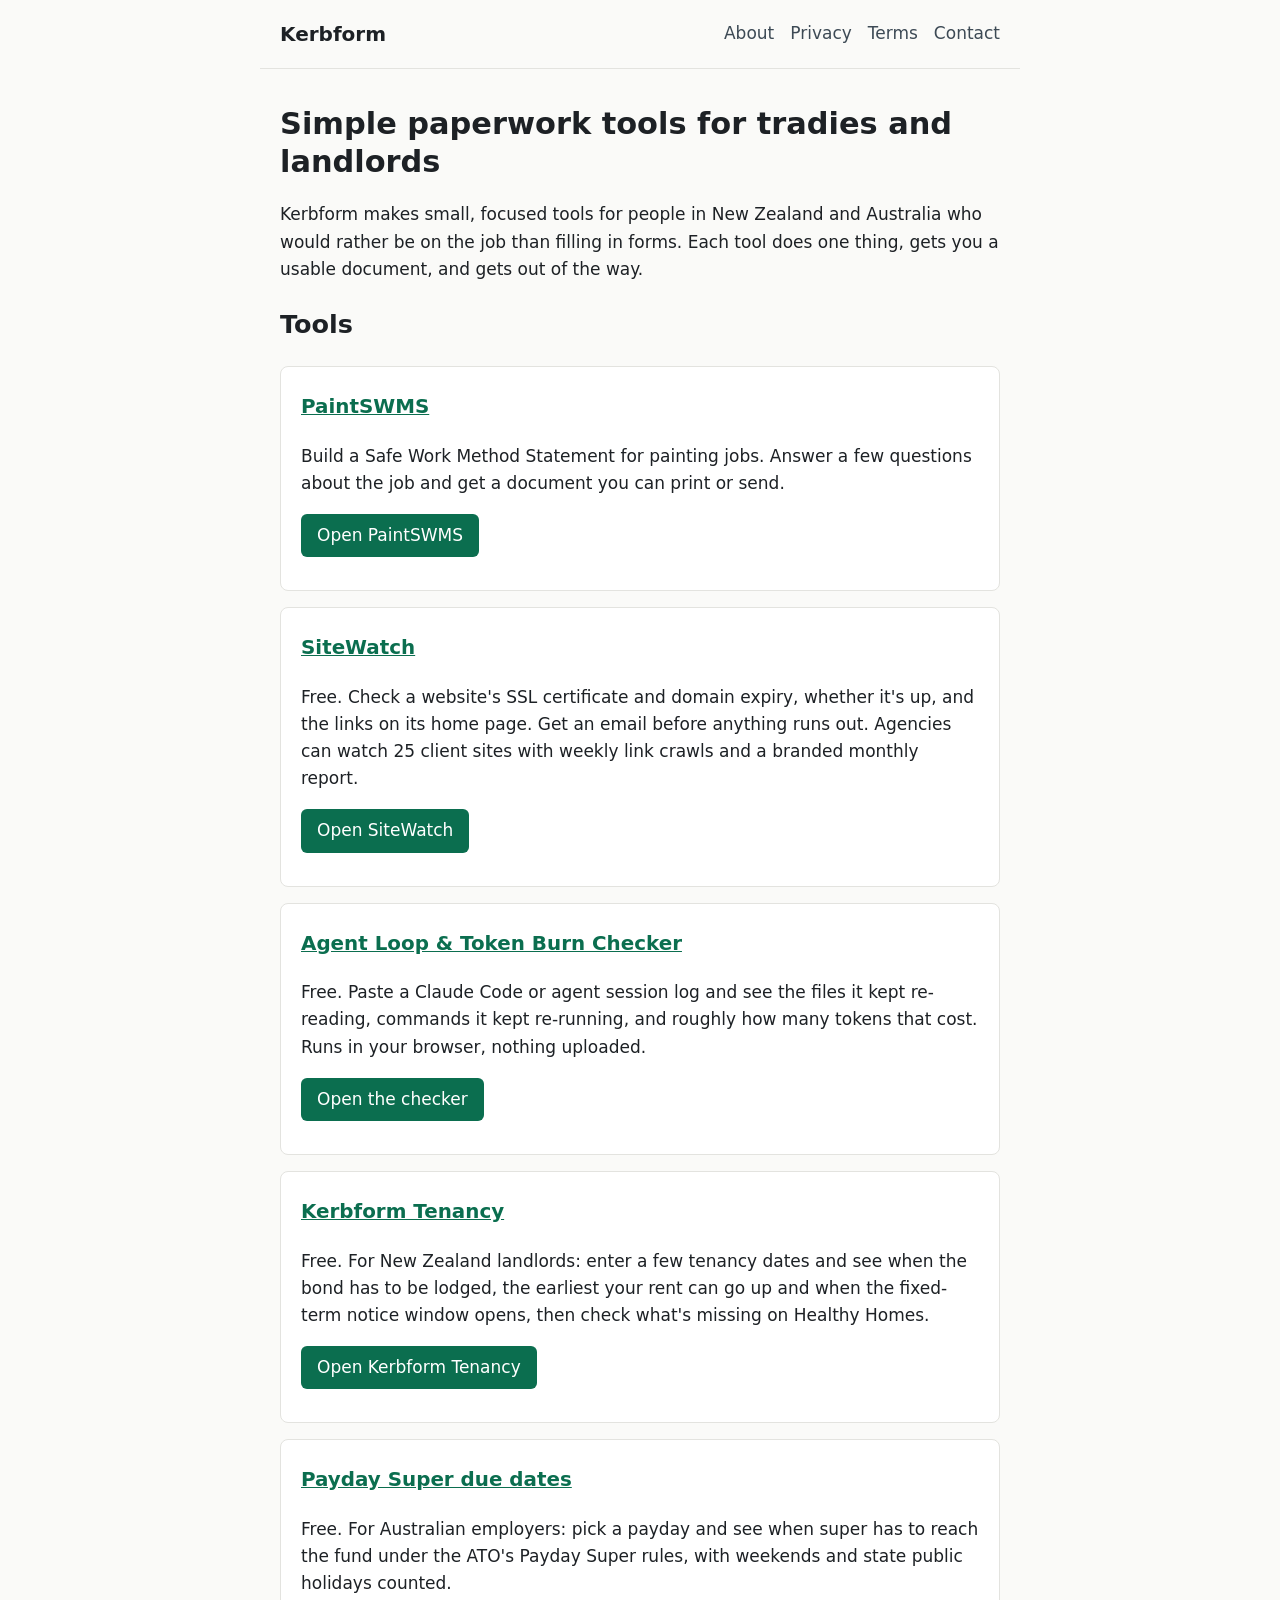
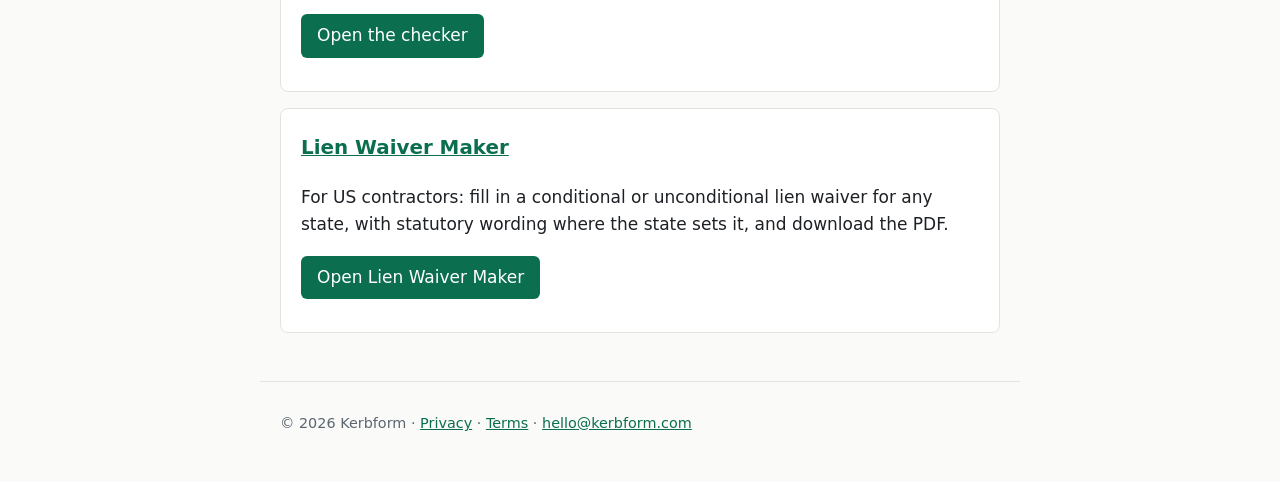
<file: index.html>
<!doctype html><html lang="en"><head><meta charset="utf-8"><meta name="viewport" content="width=device-width,initial-scale=1"><title>Kerbform - paperwork tools for tradies and landlords</title><meta name="description" content="Simple paperwork tools for tradies and landlords in New Zealand and Australia."><link rel="stylesheet" href="/style.css"><link rel="icon" href="/favicon.svg" type="image/svg+xml"></head><body><header><a class="brand" href="/">Kerbform</a><nav><a href="/about.html">About</a><a href="/privacy.html">Privacy</a><a href="/terms.html">Terms</a><a href="/contact.html">Contact</a></nav></header><main>
<h1>Simple paperwork tools for tradies and landlords</h1><p>Kerbform makes small, focused tools for people in New Zealand and Australia who would rather be on the job than filling in forms. Each tool does one thing, gets you a usable document, and gets out of the way.</p>
<h2>Tools</h2>
<div class="card"><h3><a href="https://paintswms.kerbform.com">PaintSWMS</a></h3><p>Build a Safe Work Method Statement for painting jobs. Answer a few questions about the job and get a document you can print or send.</p><p><a class="btn" href="https://paintswms.kerbform.com">Open PaintSWMS</a></p></div>
<div class="card"><h3><a href="https://watch.kerbform.com">SiteWatch</a></h3><p>Free. Check a website's SSL certificate and domain expiry, whether it's up, and the links on its home page. Get an email before anything runs out. Agencies can watch 25 client sites with weekly link crawls and a branded monthly report.</p><p><a class="btn" href="https://watch.kerbform.com">Open SiteWatch</a></p></div>
<div class="card"><h3><a href="/tools/token-burn-checker/">Agent Loop &amp; Token Burn Checker</a></h3><p>Free. Paste a Claude Code or agent session log and see the files it kept re-reading, commands it kept re-running, and roughly how many tokens that cost. Runs in your browser, nothing uploaded.</p><p><a class="btn" href="/tools/token-burn-checker/">Open the checker</a></p></div>
<div class="card"><h3><a href="https://tenancy.kerbform.com">Kerbform Tenancy</a></h3><p>Free. For New Zealand landlords: enter a few tenancy dates and see when the bond has to be lodged, the earliest your rent can go up and when the fixed-term notice window opens, then check what's missing on Healthy Homes.</p><p><a class="btn" href="https://tenancy.kerbform.com">Open Kerbform Tenancy</a></p></div>
<div class="card"><h3><a href="https://payday-super.onrender.com">Payday Super due dates</a></h3><p>Free. For Australian employers: pick a payday and see when super has to reach the fund under the ATO's Payday Super rules, with weekends and state public holidays counted.</p><p><a class="btn" href="https://payday-super.onrender.com">Open the checker</a></p></div>
<div class="card"><h3><a href="https://lien-waiver-maker.onrender.com">Lien Waiver Maker</a></h3><p>For US contractors: fill in a conditional or unconditional lien waiver for any state, with statutory wording where the state sets it, and download the PDF.</p><p><a class="btn" href="https://lien-waiver-maker.onrender.com">Open Lien Waiver Maker</a></p></div>
</main><footer><p>&copy; 2026 Kerbform &middot; <a href="/privacy.html">Privacy</a> &middot; <a href="/terms.html">Terms</a> &middot; <a href="mailto:hello@kerbform.com">hello@kerbform.com</a></p></footer></body></html>
</file>
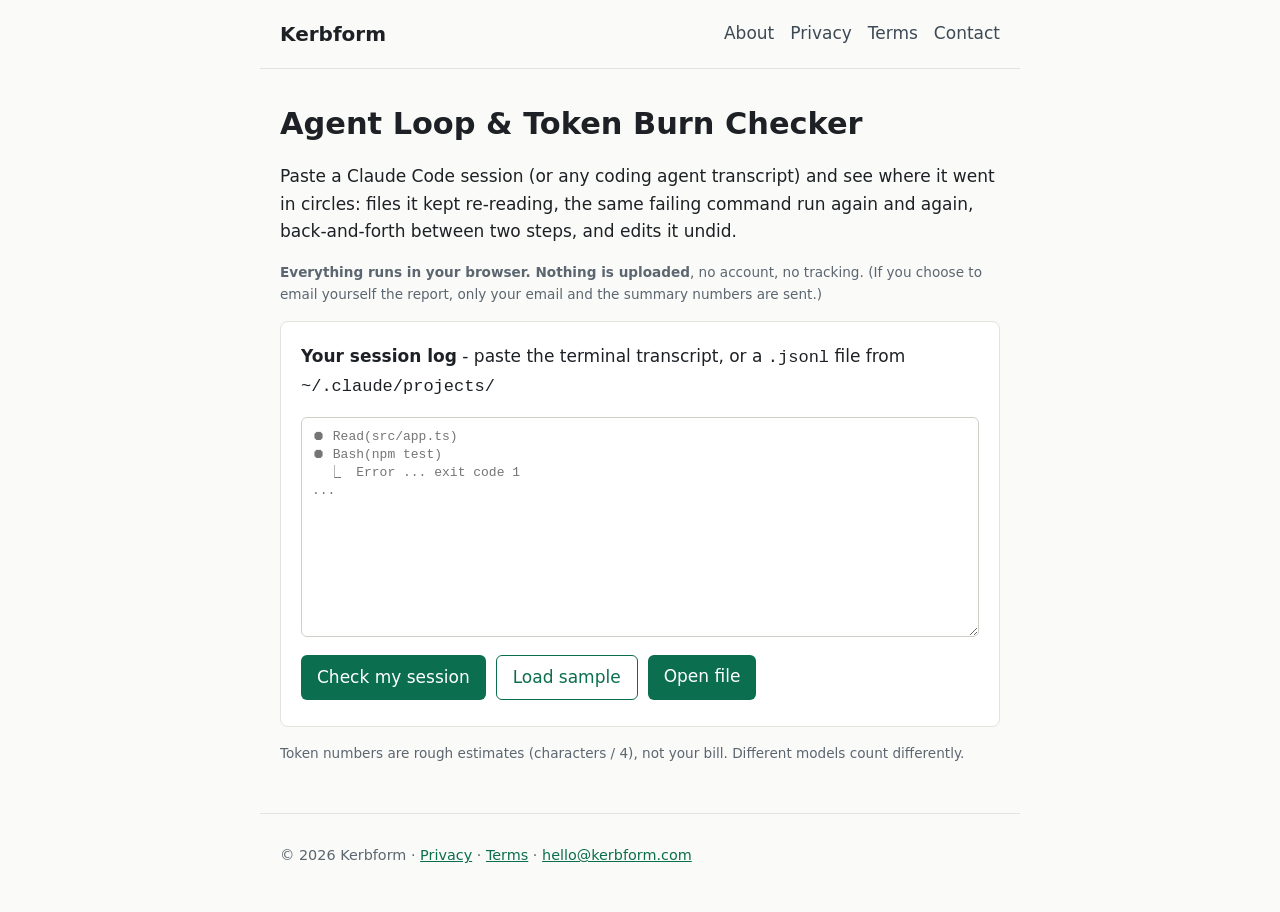
<file: tools/token-burn-checker/index.html>
<!doctype html><html lang="en"><head><meta charset="utf-8"><meta name="viewport" content="width=device-width,initial-scale=1"><title>Agent Loop &amp; Token Burn Checker - free, runs in your browser | Kerbform</title><meta name="description" content="Paste a Claude Code or agent session log. See repeat file reads, re-run failing commands, ping-pong and edit-revert loops, with an estimated token count. Free, no signup, nothing uploaded."><link rel="stylesheet" href="/style.css">
<style>textarea{width:100%;min-height:220px;font:13px/1.4 ui-monospace,Menlo,Consolas,monospace;padding:10px;border:1px solid #cfcfca;border-radius:6px;background:#fff}
.row{display:flex;gap:10px;flex-wrap:wrap;margin:10px 0}button.btn{border:0;font:inherit;cursor:pointer}button.alt{background:#fff;color:#0b6e4f;border:1px solid #0b6e4f}
.score{font-size:2.6rem;font-weight:700;line-height:1}.stats{display:flex;gap:24px;flex-wrap:wrap}.stats div{min-width:120px}
table{width:100%;border-collapse:collapse;font-size:.92rem}td,th{text-align:left;padding:6px 4px;border-top:1px solid #eee;vertical-align:top}td code{word-break:break-all}
.note{font-size:.85rem;color:#5b6670}.bad{color:#b3261e}.ok{color:#0b6e4f}</style><link rel="icon" href="/favicon.svg" type="image/svg+xml"></head>
<body><header><a class="brand" href="/">Kerbform</a><nav><a href="/about.html">About</a><a href="/privacy.html">Privacy</a><a href="/terms.html">Terms</a><a href="/contact.html">Contact</a></nav></header><main>
<h1>Agent Loop &amp; Token Burn Checker</h1>
<p>Paste a Claude Code session (or any coding agent transcript) and see where it went in circles: files it kept re-reading, the same failing command run again and again, back-and-forth between two steps, and edits it undid.</p>
<p class="note"><strong>Everything runs in your browser. Nothing is uploaded</strong>, no account, no tracking. (If you choose to email yourself the report, only your email and the summary numbers are sent.)</p>
<div class="card"><p><label for="log"><strong>Your session log</strong> - paste the terminal transcript, or a <code>.jsonl</code> file from <code>~/.claude/projects/</code></label></p>
<textarea id="log" placeholder="⏺ Read(src/app.ts)&#10;⏺ Bash(npm test)&#10;  ⎿  Error ... exit code 1&#10;..."></textarea>
<div class="row"><button class="btn" id="go">Check my session</button><button class="btn alt" id="sample">Load sample</button><label class="btn alt" style="cursor:pointer">Open file<input type="file" id="file" accept=".jsonl,.json,.txt,.log,.md" hidden></label></div></div>
<div id="out" hidden></div>
<p class="note">Token numbers are rough estimates (characters / 4), not your bill. Different models count differently.</p>
</main><footer><p>&copy; 2026 Kerbform &middot; <a href="/privacy.html">Privacy</a> &middot; <a href="/terms.html">Terms</a> &middot; <a href="mailto:hello@kerbform.com">hello@kerbform.com</a></p></footer>
<script src="checker.js"></script><script src="sample.js"></script><script>
(function(){var $=function(i){return document.getElementById(i)};
function esc(s){return String(s).replace(/[&<>"]/g,function(c){return{'&':'&amp;','<':'&lt;','>':'&gt;','"':'&quot;'}[c]})}
function n(x){return x.toLocaleString()}
function run(){var r=TokenBurn.analyze($('log').value),o=$('out');o.hidden=false;
if(!r.toolCalls){o.innerHTML='<div class="card"><p>Couldn\'t find any tool calls in that. Try the raw terminal output or a .jsonl session file.</p></div>';return}
var h='<div class="card"><h2>Loop score: <span class="score '+(r.score>=40?'bad':'ok')+'">'+r.score+'</span>/100</h2><div class="stats"><div><strong>'+r.toolCalls+'</strong><br>tool calls</div><div><strong>~'+n(r.totalTokens)+'</strong><br>tokens in log (est.)</div><div><strong>~'+n(r.wastedTokens)+'</strong><br>spent on repeats (est.)</div><div><strong>'+Math.round(r.wastedShare*100)+'%</strong><br>of the session</div></div>';
if(r.offenders.length){h+='<h3>Top offenders</h3><table><tr><th>What</th><th>Where</th><th>Times</th><th>~Tokens</th></tr>';
r.offenders.slice(0,10).forEach(function(x){h+='<tr><td>'+esc(x.label)+'</td><td><code>'+esc(x.target)+'</code></td><td>'+x.count+'</td><td>'+n(x.wastedTokens)+'</td></tr>'});h+='</table>'}
else h+='<p class="ok">No loops found. This session looks clean.</p>';
h+='</div><div class="card"><h3>Email me this report + loop-prevention tips</h3><form id="lead"><p><label for="lead-email">Your email</label><br><input id="lead-email" name="email" type="email" required autocomplete="email" style="width:100%;max-width:360px;padding:8px;font:inherit"></p><p style="position:absolute;left:-9999px" aria-hidden="true"><label>Website<input name="website" tabindex="-1" autocomplete="off"></label></p><p><label><input type="checkbox" name="consent" value="yes" required> Email me this report and occasional loop-prevention tips. Unsubscribe any time. See our <a href="https://kerbform.com/privacy">privacy policy</a>.</label></p><p><button class="btn" type="submit">Email me the report</button></p><p class="note">Optional. Only your email and the summary numbers above (score, token estimates, loop types) are sent, never your log. No trackers.</p><p id="lead-msg" class="note" role="status"></p></form>';
h+='</div><div class="card"><h3>Want this stopped while it happens?</h3><p>TokenGuard is a small local hook for Claude Code that spots these loops and blocks them before they burn more tokens. Runs on your machine. $19, one-off.</p><p><a class="btn" href="https://labourchef.gumroad.com/l/tokenguard">Get TokenGuard - $19</a></p><p class="note">It cuts waste. It won\'t raise Anthropic\'s usage limits.</p></div>';
o.innerHTML=h;LAST=r;$('lead').onsubmit=lead;o.scrollIntoView({behavior:'smooth'})}
var LAST=null,LEADS='https://tenancy.kerbform.com/api/leads';
function lead(e){e.preventDefault();var f=e.target,m=$('lead-msg'),b=f.querySelector('button'),fd=new URLSearchParams();
fd.set('email',f.email.value);fd.set('consent',f.consent.checked?'yes':'');fd.set('website',f.website.value);fd.set('source','token-burn-checker');
if(LAST){fd.set('score',LAST.score);fd.set('wasted',LAST.wastedTokens);fd.set('total',LAST.totalTokens);fd.set('calls',LAST.toolCalls);fd.set('types',LAST.offenders.map(function(x){return x.type}).join(','))}
b.disabled=true;m.textContent='Sending...';
fetch(LEADS,{method:'POST',body:fd}).then(function(r){return r.json()}).then(function(j){m.textContent=j.ok?'Done. Check your inbox (and spam folder).':(j.error||'Something went wrong.');if(!j.ok)b.disabled=false})
.catch(function(){m.textContent='Could not send right now. Please try again later.';b.disabled=false})}
$('go').onclick=run;$('sample').onclick=function(){$('log').value=window.TB_SAMPLE;run()};
$('file').onchange=function(e){var f=e.target.files[0];if(!f)return;var rd=new FileReader();rd.onload=function(){$('log').value=rd.result;run()};rd.readAsText(f)};})();
</script></body></html>
</file>
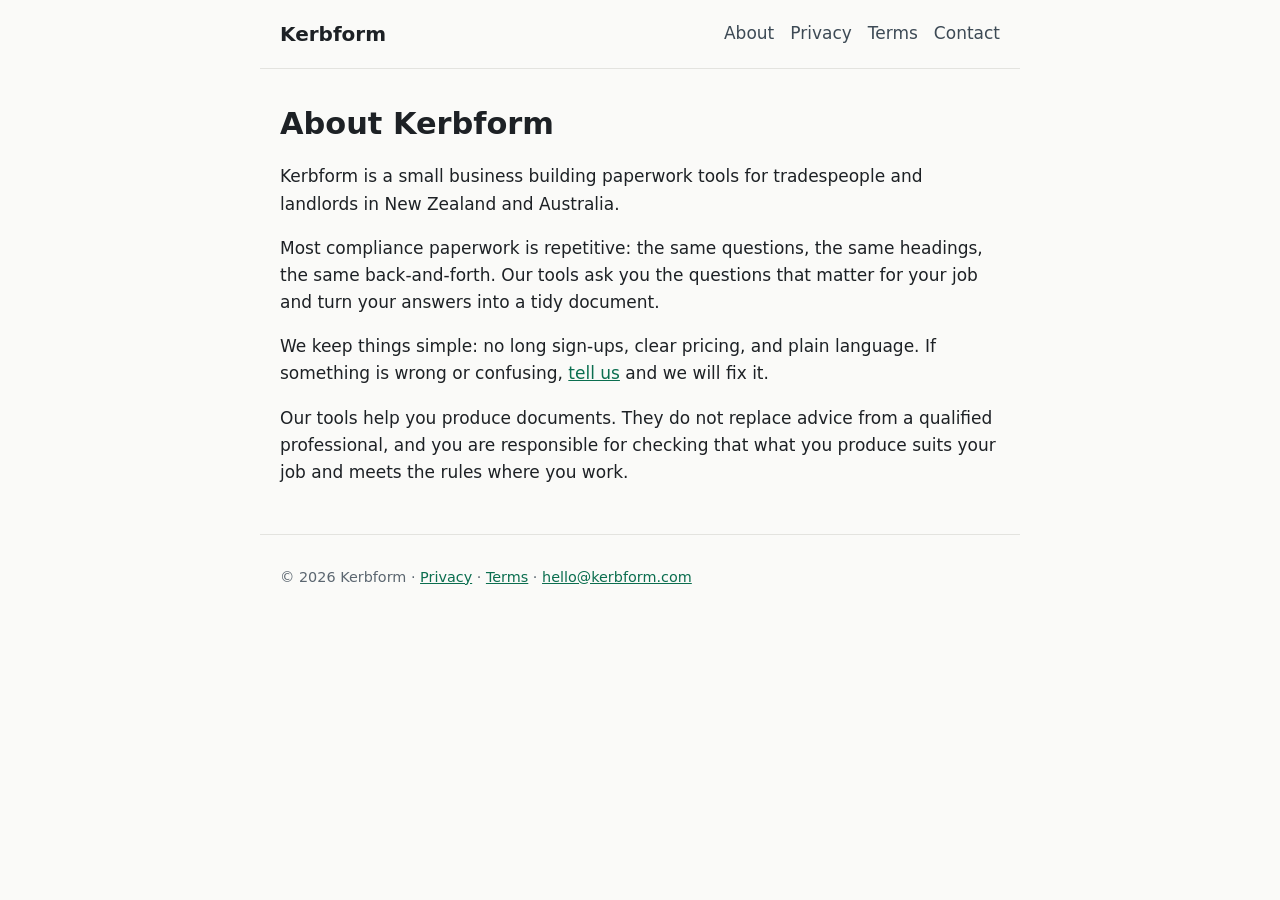
<file: about.html>
<!doctype html><html lang="en"><head><meta charset="utf-8"><meta name="viewport" content="width=device-width,initial-scale=1"><title>About - Kerbform</title><meta name="description" content="Simple paperwork tools for tradies and landlords in New Zealand and Australia."><link rel="stylesheet" href="/style.css"><link rel="icon" href="/favicon.svg" type="image/svg+xml"></head><body><header><a class="brand" href="/">Kerbform</a><nav><a href="/about.html">About</a><a href="/privacy.html">Privacy</a><a href="/terms.html">Terms</a><a href="/contact.html">Contact</a></nav></header><main>
<h1>About Kerbform</h1><p>Kerbform is a small business building paperwork tools for tradespeople and landlords in New Zealand and Australia.</p><p>Most compliance paperwork is repetitive: the same questions, the same headings, the same back-and-forth. Our tools ask you the questions that matter for your job and turn your answers into a tidy document.</p><p>We keep things simple: no long sign-ups, clear pricing, and plain language. If something is wrong or confusing, <a href="/contact.html">tell us</a> and we will fix it.</p><p>Our tools help you produce documents. They do not replace advice from a qualified professional, and you are responsible for checking that what you produce suits your job and meets the rules where you work.</p>
</main><footer><p>&copy; 2026 Kerbform &middot; <a href="/privacy.html">Privacy</a> &middot; <a href="/terms.html">Terms</a> &middot; <a href="mailto:hello@kerbform.com">hello@kerbform.com</a></p></footer></body></html>
</file>
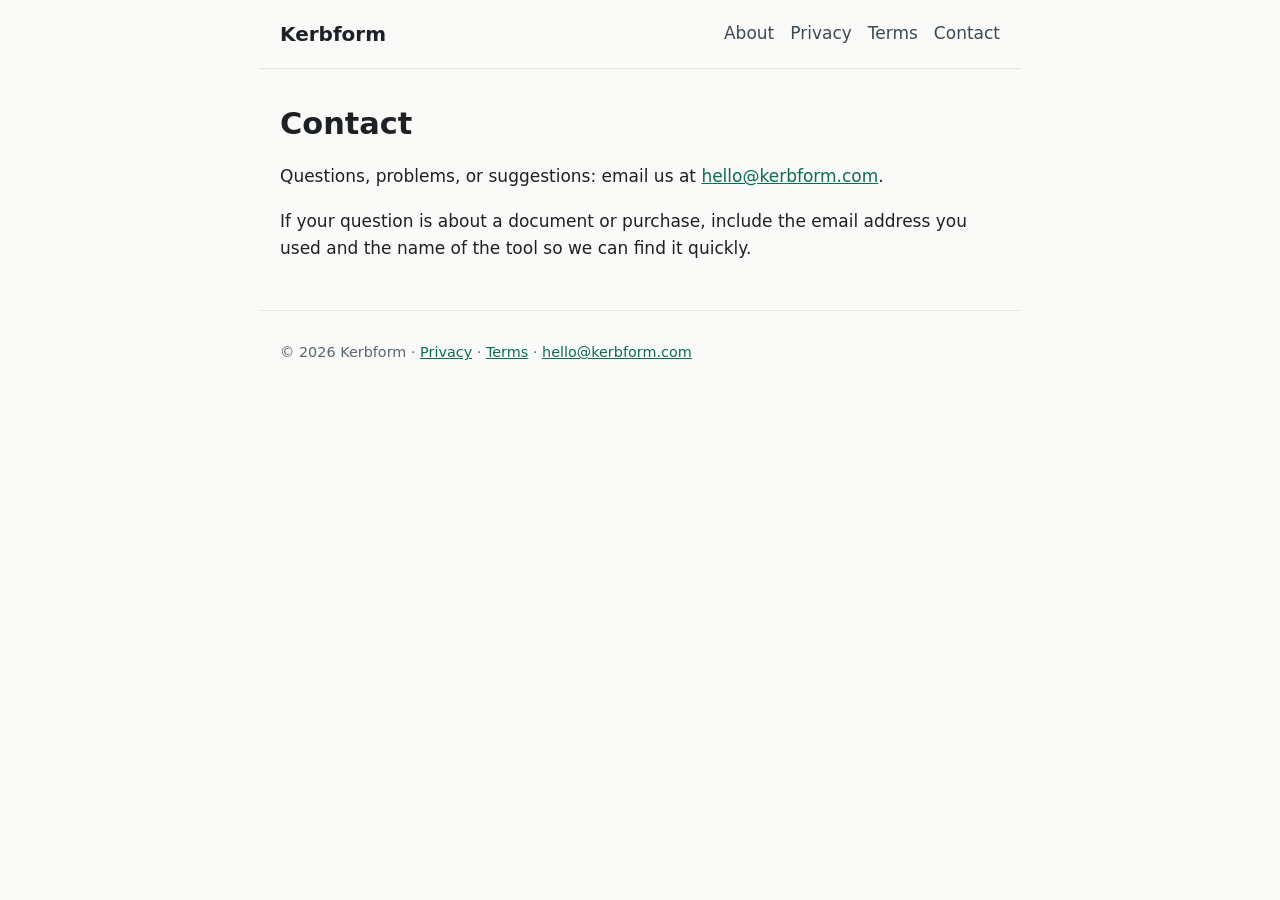
<file: contact.html>
<!doctype html><html lang="en"><head><meta charset="utf-8"><meta name="viewport" content="width=device-width,initial-scale=1"><title>Contact - Kerbform</title><meta name="description" content="Simple paperwork tools for tradies and landlords in New Zealand and Australia."><link rel="stylesheet" href="/style.css"><link rel="icon" href="/favicon.svg" type="image/svg+xml"></head><body><header><a class="brand" href="/">Kerbform</a><nav><a href="/about.html">About</a><a href="/privacy.html">Privacy</a><a href="/terms.html">Terms</a><a href="/contact.html">Contact</a></nav></header><main>
<h1>Contact</h1><p>Questions, problems, or suggestions: email us at <a href="mailto:hello@kerbform.com">hello@kerbform.com</a>.</p><p>If your question is about a document or purchase, include the email address you used and the name of the tool so we can find it quickly.</p>
</main><footer><p>&copy; 2026 Kerbform &middot; <a href="/privacy.html">Privacy</a> &middot; <a href="/terms.html">Terms</a> &middot; <a href="mailto:hello@kerbform.com">hello@kerbform.com</a></p></footer></body></html>
</file>
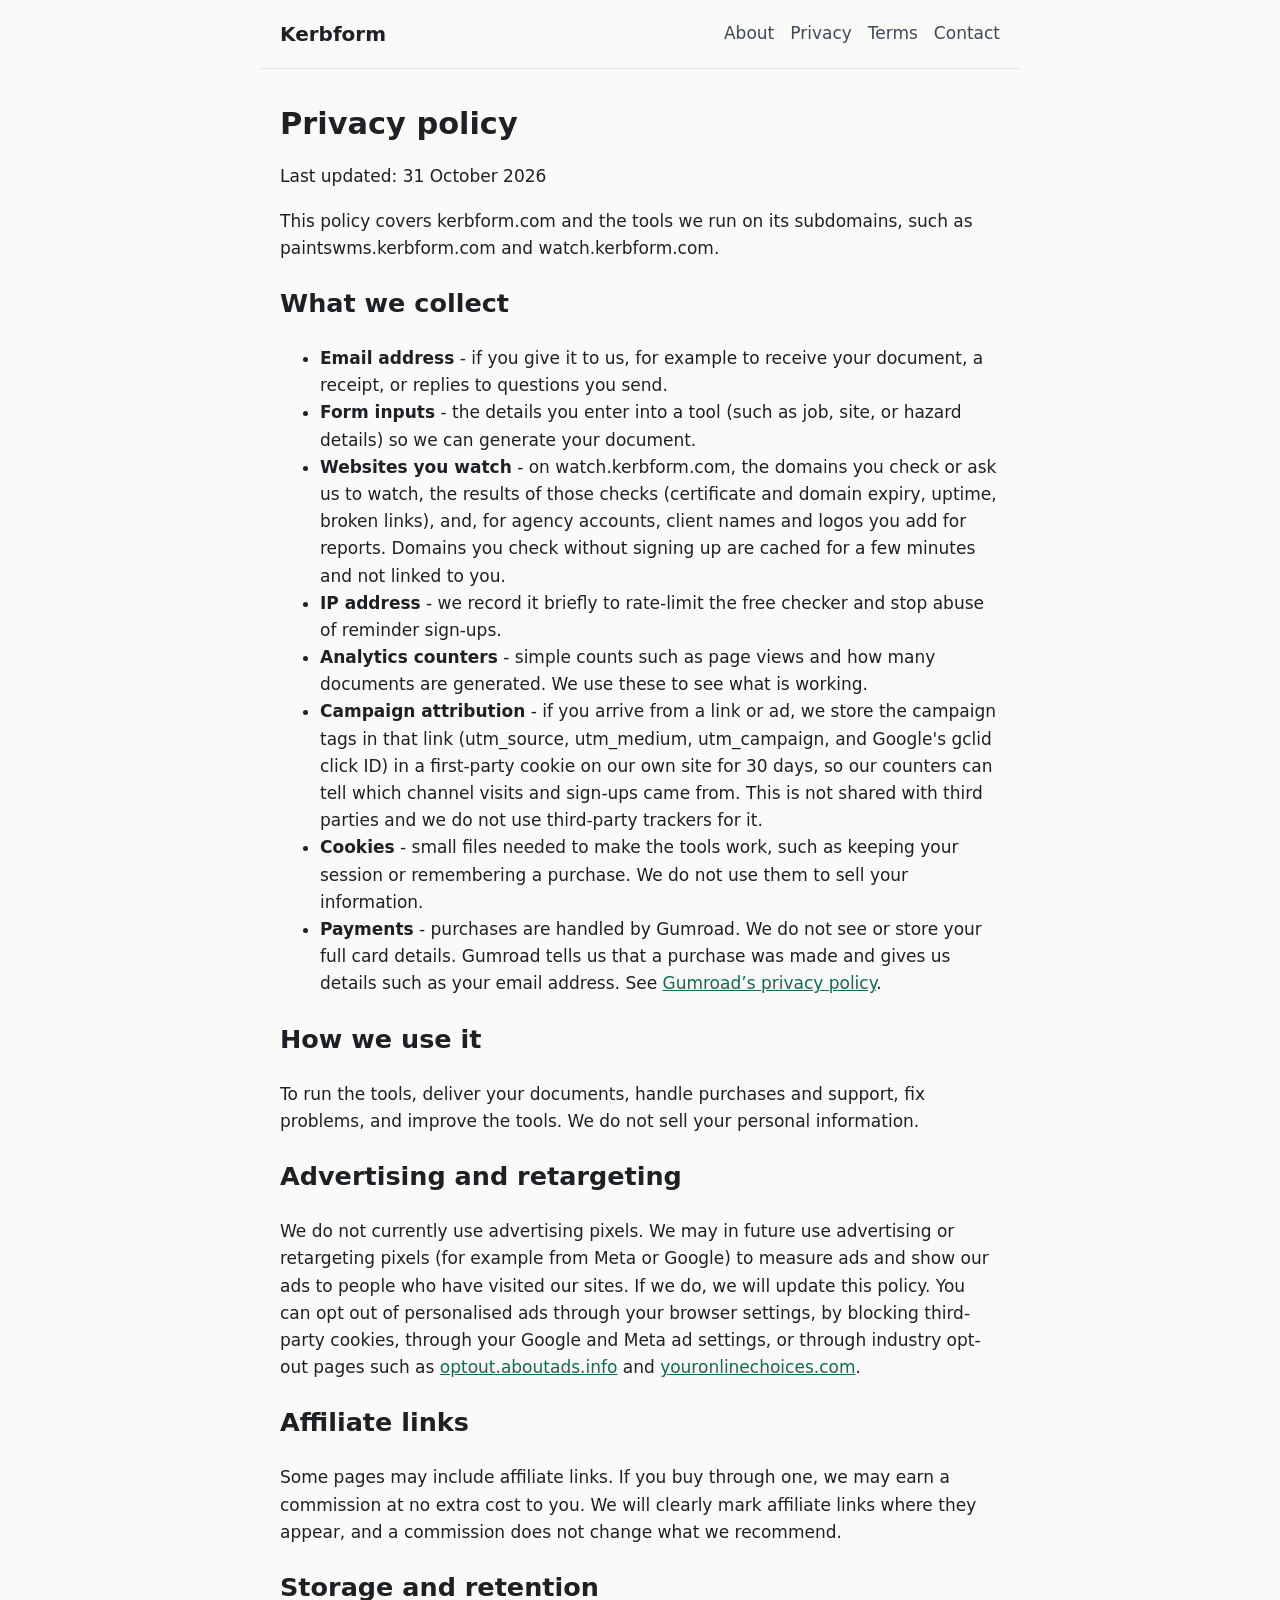
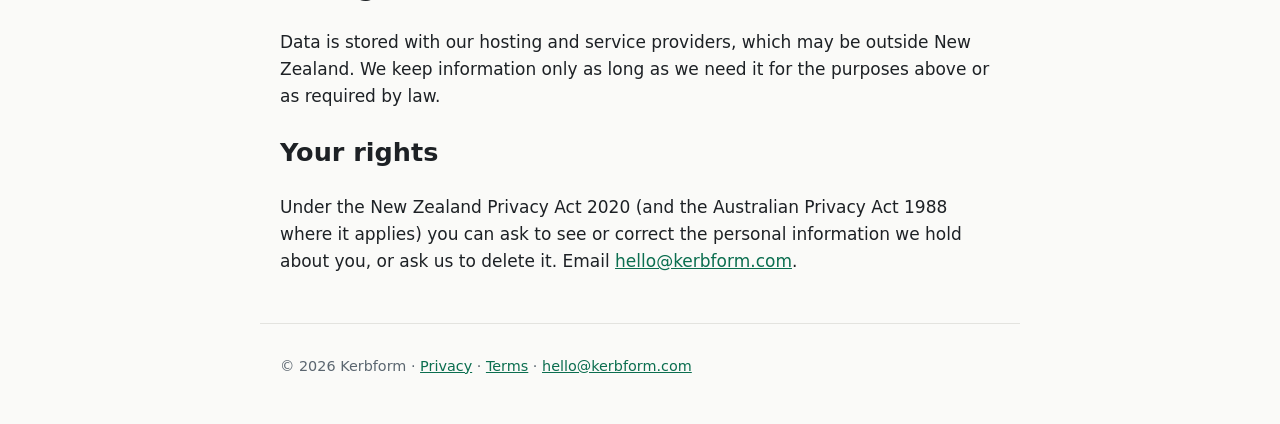
<file: privacy.html>
<!doctype html><html lang="en"><head><meta charset="utf-8"><meta name="viewport" content="width=device-width,initial-scale=1"><title>Privacy - Kerbform</title><meta name="description" content="Simple paperwork tools for tradies and landlords in New Zealand and Australia."><link rel="stylesheet" href="/style.css"><link rel="icon" href="/favicon.svg" type="image/svg+xml"></head><body><header><a class="brand" href="/">Kerbform</a><nav><a href="/about.html">About</a><a href="/privacy.html">Privacy</a><a href="/terms.html">Terms</a><a href="/contact.html">Contact</a></nav></header><main>
<h1>Privacy policy</h1><p>Last updated: 31 October 2026</p><p>This policy covers kerbform.com and the tools we run on its subdomains, such as paintswms.kerbform.com and watch.kerbform.com.</p>
<h2>What we collect</h2><ul><li><strong>Email address</strong> - if you give it to us, for example to receive your document, a receipt, or replies to questions you send.</li><li><strong>Form inputs</strong> - the details you enter into a tool (such as job, site, or hazard details) so we can generate your document.</li><li><strong>Websites you watch</strong> - on watch.kerbform.com, the domains you check or ask us to watch, the results of those checks (certificate and domain expiry, uptime, broken links), and, for agency accounts, client names and logos you add for reports. Domains you check without signing up are cached for a few minutes and not linked to you.</li><li><strong>IP address</strong> - we record it briefly to rate-limit the free checker and stop abuse of reminder sign-ups.</li><li><strong>Analytics counters</strong> - simple counts such as page views and how many documents are generated. We use these to see what is working.</li><li><strong>Campaign attribution</strong> - if you arrive from a link or ad, we store the campaign tags in that link (utm_source, utm_medium, utm_campaign, and Google's gclid click ID) in a first-party cookie on our own site for 30 days, so our counters can tell which channel visits and sign-ups came from. This is not shared with third parties and we do not use third-party trackers for it.</li><li><strong>Cookies</strong> - small files needed to make the tools work, such as keeping your session or remembering a purchase. We do not use them to sell your information.</li><li><strong>Payments</strong> - purchases are handled by Gumroad. We do not see or store your full card details. Gumroad tells us that a purchase was made and gives us details such as your email address. See <a href="https://gumroad.com/privacy">Gumroad&rsquo;s privacy policy</a>.</li></ul>
<h2>How we use it</h2><p>To run the tools, deliver your documents, handle purchases and support, fix problems, and improve the tools. We do not sell your personal information.</p>
<h2>Advertising and retargeting</h2><p>We do not currently use advertising pixels. We may in future use advertising or retargeting pixels (for example from Meta or Google) to measure ads and show our ads to people who have visited our sites. If we do, we will update this policy. You can opt out of personalised ads through your browser settings, by blocking third-party cookies, through your Google and Meta ad settings, or through industry opt-out pages such as <a href="https://optout.aboutads.info">optout.aboutads.info</a> and <a href="https://www.youronlinechoices.com">youronlinechoices.com</a>.</p>
<h2>Affiliate links</h2><p>Some pages may include affiliate links. If you buy through one, we may earn a commission at no extra cost to you. We will clearly mark affiliate links where they appear, and a commission does not change what we recommend.</p>
<h2>Storage and retention</h2><p>Data is stored with our hosting and service providers, which may be outside New Zealand. We keep information only as long as we need it for the purposes above or as required by law.</p>
<h2>Your rights</h2><p>Under the New Zealand Privacy Act 2020 (and the Australian Privacy Act 1988 where it applies) you can ask to see or correct the personal information we hold about you, or ask us to delete it. Email <a href="mailto:hello@kerbform.com">hello@kerbform.com</a>.</p>
</main><footer><p>&copy; 2026 Kerbform &middot; <a href="/privacy.html">Privacy</a> &middot; <a href="/terms.html">Terms</a> &middot; <a href="mailto:hello@kerbform.com">hello@kerbform.com</a></p></footer></body></html>
</file>
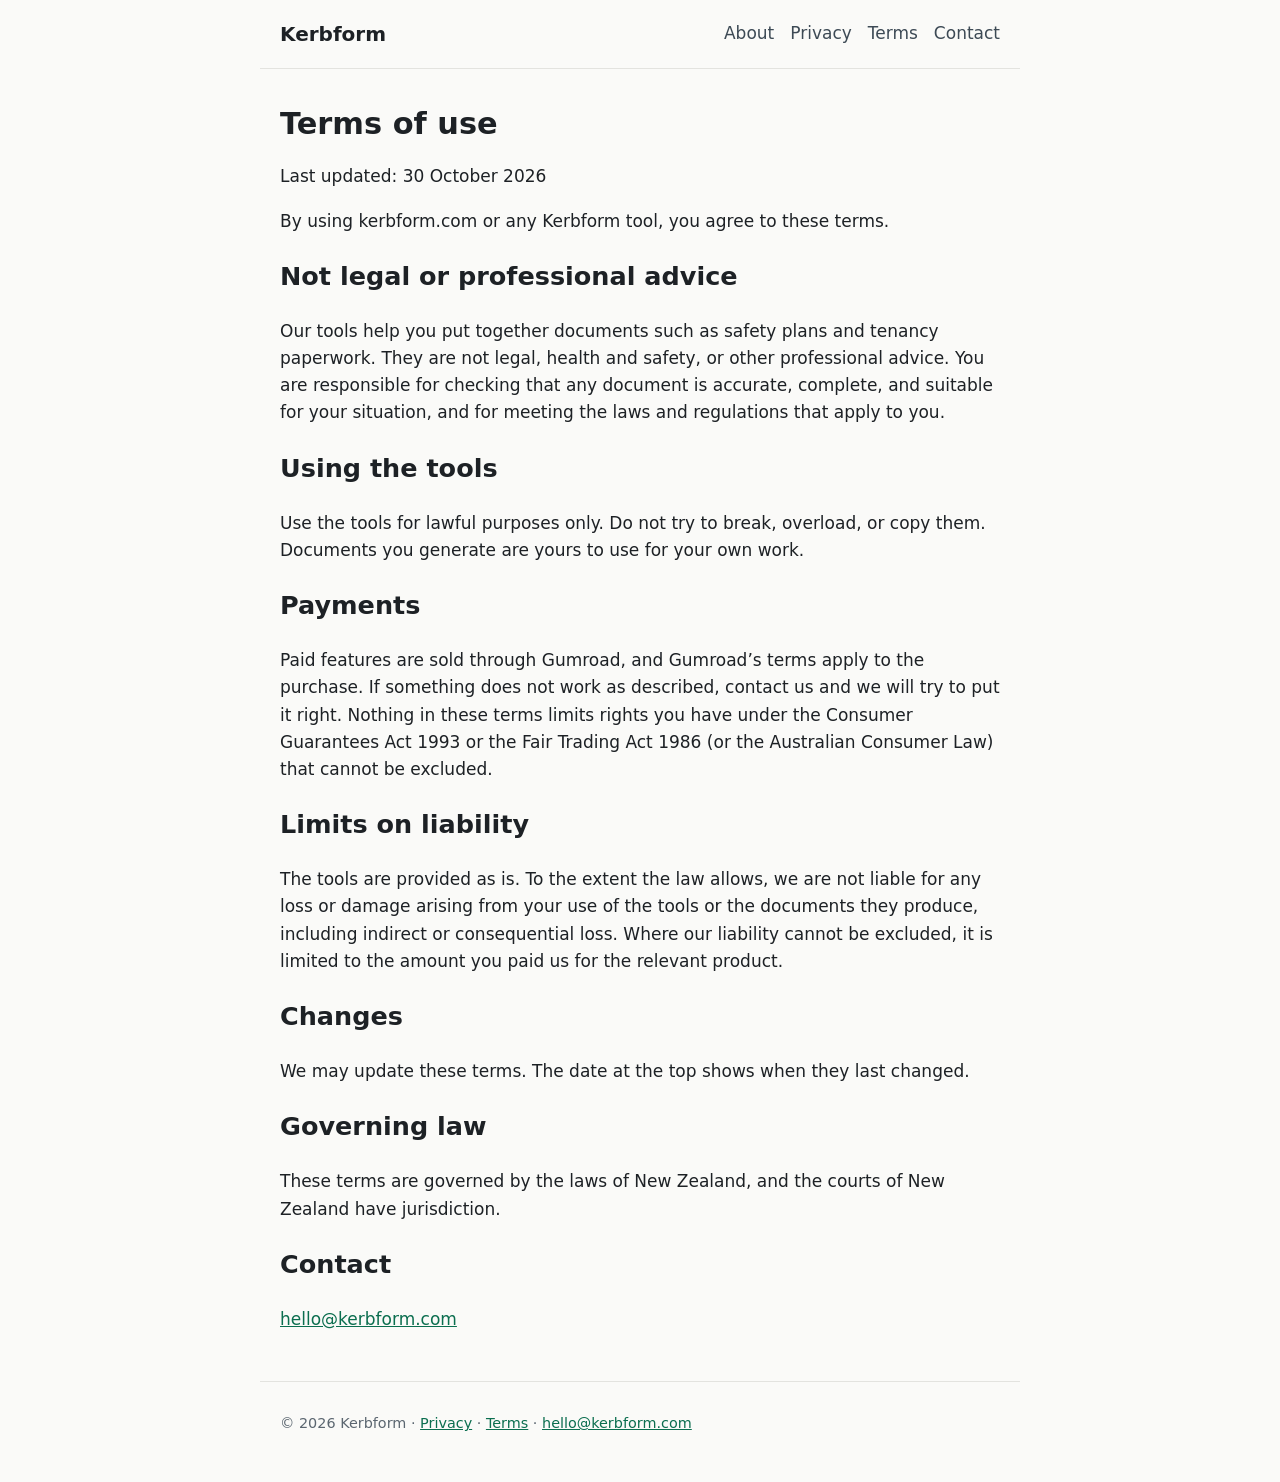
<file: terms.html>
<!doctype html><html lang="en"><head><meta charset="utf-8"><meta name="viewport" content="width=device-width,initial-scale=1"><title>Terms - Kerbform</title><meta name="description" content="Simple paperwork tools for tradies and landlords in New Zealand and Australia."><link rel="stylesheet" href="/style.css"><link rel="icon" href="/favicon.svg" type="image/svg+xml"></head><body><header><a class="brand" href="/">Kerbform</a><nav><a href="/about.html">About</a><a href="/privacy.html">Privacy</a><a href="/terms.html">Terms</a><a href="/contact.html">Contact</a></nav></header><main>
<h1>Terms of use</h1><p>Last updated: 30 October 2026</p><p>By using kerbform.com or any Kerbform tool, you agree to these terms.</p>
<h2>Not legal or professional advice</h2><p>Our tools help you put together documents such as safety plans and tenancy paperwork. They are not legal, health and safety, or other professional advice. You are responsible for checking that any document is accurate, complete, and suitable for your situation, and for meeting the laws and regulations that apply to you.</p>
<h2>Using the tools</h2><p>Use the tools for lawful purposes only. Do not try to break, overload, or copy them. Documents you generate are yours to use for your own work.</p>
<h2>Payments</h2><p>Paid features are sold through Gumroad, and Gumroad&rsquo;s terms apply to the purchase. If something does not work as described, contact us and we will try to put it right. Nothing in these terms limits rights you have under the Consumer Guarantees Act 1993 or the Fair Trading Act 1986 (or the Australian Consumer Law) that cannot be excluded.</p>
<h2>Limits on liability</h2><p>The tools are provided as is. To the extent the law allows, we are not liable for any loss or damage arising from your use of the tools or the documents they produce, including indirect or consequential loss. Where our liability cannot be excluded, it is limited to the amount you paid us for the relevant product.</p>
<h2>Changes</h2><p>We may update these terms. The date at the top shows when they last changed.</p>
<h2>Governing law</h2><p>These terms are governed by the laws of New Zealand, and the courts of New Zealand have jurisdiction.</p>
<h2>Contact</h2><p><a href="mailto:hello@kerbform.com">hello@kerbform.com</a></p>
</main><footer><p>&copy; 2026 Kerbform &middot; <a href="/privacy.html">Privacy</a> &middot; <a href="/terms.html">Terms</a> &middot; <a href="mailto:hello@kerbform.com">hello@kerbform.com</a></p></footer></body></html>
</file>
<file: style.css>
*{box-sizing:border-box}body{margin:0;font:17px/1.6 system-ui,-apple-system,Segoe UI,Roboto,sans-serif;color:#1d2125;background:#fafaf8}
header,main,footer{max-width:760px;margin:0 auto;padding:0 20px}header{display:flex;justify-content:space-between;align-items:center;flex-wrap:wrap;padding-top:18px;padding-bottom:18px;border-bottom:1px solid #e3e3df}
.brand{font-weight:700;font-size:1.25rem;color:#1d2125;text-decoration:none}nav a{margin-left:16px;color:#3d4a55;text-decoration:none}nav a:hover{text-decoration:underline}
h1{font-size:1.9rem;line-height:1.25;margin-top:36px}a{color:#0b6e4f}.card{background:#fff;border:1px solid #e3e3df;border-radius:8px;padding:4px 20px 16px;margin:16px 0}.muted{color:#5b6670}
.btn{display:inline-block;background:#0b6e4f;color:#fff;padding:8px 16px;border-radius:6px;text-decoration:none}footer{margin-top:48px;padding-top:16px;padding-bottom:32px;border-top:1px solid #e3e3df;font-size:.9rem;color:#5b6670}
</file>
